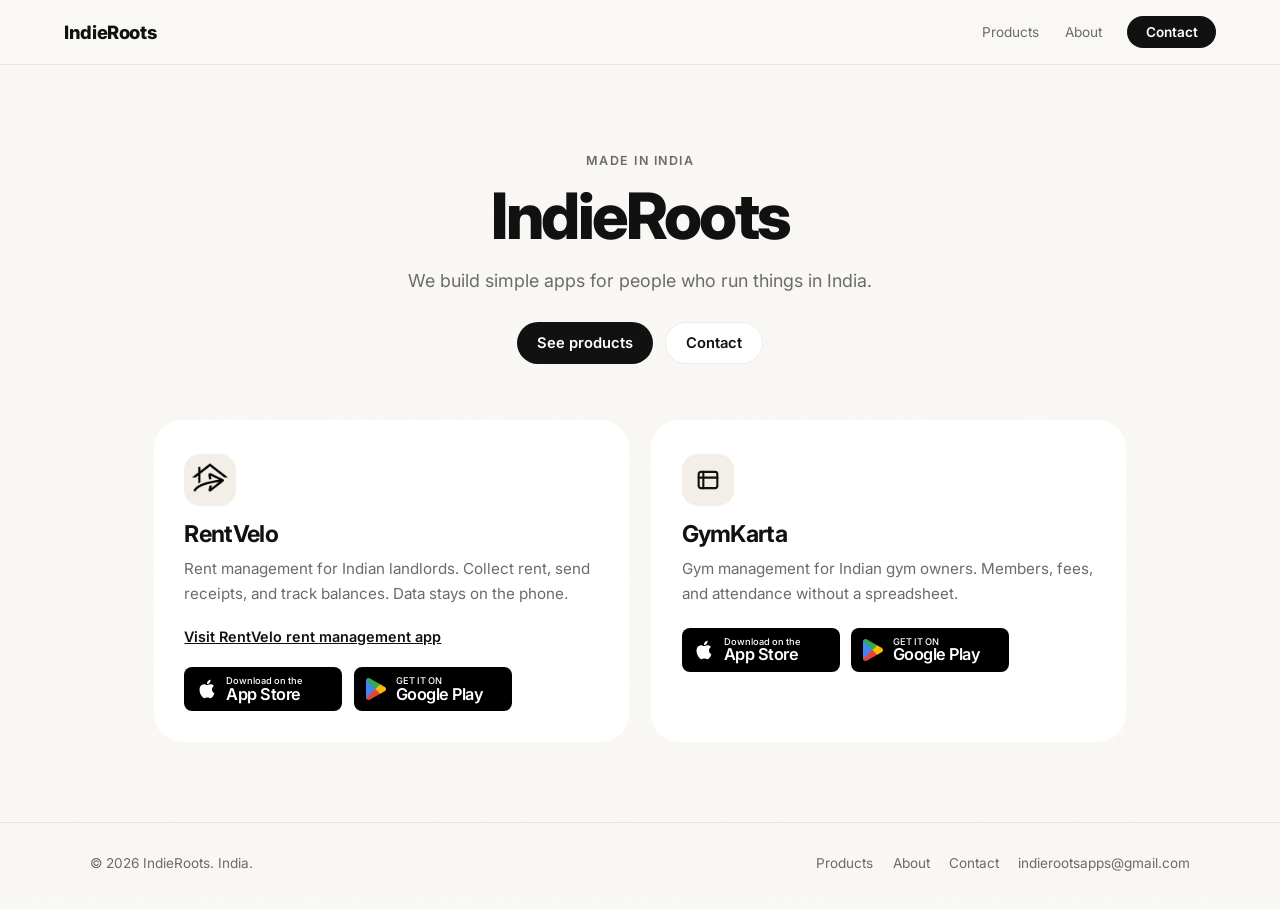
<file: index.html>
<!DOCTYPE html>
<html lang="en">
<head>
  <meta charset="UTF-8" />
  <meta name="viewport" content="width=device-width, initial-scale=1.0" />
  <title>IndieRoots — Simple apps for people who run things in India</title>
  <meta name="description" content="IndieRoots builds focused apps for Indian operators. RentVelo for landlords. GymKarta for gym owners. Made in India." />
  <link rel="canonical" href="https://indieroots.in/" />
  <meta property="og:type" content="website" />
  <meta property="og:site_name" content="IndieRoots" />
  <meta property="og:title" content="IndieRoots — Simple apps for people who run things in India" />
  <meta property="og:description" content="IndieRoots builds focused apps for Indian operators. RentVelo for landlords. GymKarta for gym owners." />
  <meta property="og:url" content="https://indieroots.in/" />
  <meta property="og:image" content="https://indieroots.in/assets/og.png" />
  <meta name="twitter:card" content="summary_large_image" />
  <meta name="twitter:title" content="IndieRoots — Simple apps for people who run things in India" />
  <meta name="twitter:description" content="RentVelo for landlords. GymKarta for gym owners. Built in India." />
  <meta name="twitter:image" content="https://indieroots.in/assets/og.png" />
  <!-- After Search Console setup, paste the verification token: -->
  <!-- <meta name="google-site-verification" content="PASTE_TOKEN_HERE" /> -->
  <link rel="icon" href="/assets/rentvelo-logo.png" />
  <link href="https://fonts.googleapis.com/css2?family=Inter:wght@400;500;600;700;800&display=swap" rel="stylesheet" />
  <link rel="stylesheet" href="/css/site.css" />
  <script type="application/ld+json">
  {
    "@context": "https://schema.org",
    "@graph": [
      {
        "@type": "Organization",
        "@id": "https://indieroots.in/#org",
        "name": "IndieRoots",
        "url": "https://indieroots.in/",
        "email": "indierootsapps@gmail.com",
        "areaServed": { "@type": "Country", "name": "India" },
        "description": "IndieRoots builds simple apps for people who run things in India.",
        "makesOffer": [
          {
            "@type": "Offer",
            "itemOffered": {
              "@type": "SoftwareApplication",
              "name": "RentVelo",
              "url": "https://rentvelo.indieroots.in/",
              "applicationCategory": "BusinessApplication",
              "operatingSystem": "iOS, Android"
            }
          },
          {
            "@type": "Offer",
            "itemOffered": {
              "@type": "SoftwareApplication",
              "name": "GymKarta",
              "url": "https://indieroots.in/products/",
              "applicationCategory": "BusinessApplication",
              "operatingSystem": "iOS, Android"
            }
          }
        ]
      },
      {
        "@type": "WebSite",
        "name": "IndieRoots",
        "url": "https://indieroots.in/",
        "publisher": { "@id": "https://indieroots.in/#org" }
      }
    ]
  }
  </script>
</head>
<body>
  <nav>
    <a class="nav-brand" href="/">IndieRoots</a>
    <div class="nav-links">
      <a href="/products/">Products</a>
      <a href="/about/">About</a>
      <a href="/contact/" class="nav-cta">Contact</a>
    </div>
    <button class="hamburger" type="button" aria-label="Open menu"><span></span><span></span><span></span></button>
  </nav>
  <div class="mobile-menu" id="mobileMenu">
    <a href="/products/">Products</a>
    <a href="/about/">About</a>
    <a href="/contact/">Contact</a>
  </div>

  <main>
    <div class="wrap">
      <section class="hero">
        <div class="eyebrow">Made in India</div>
        <h1>IndieRoots</h1>
        <p class="lede">We build simple apps for people who run things in India.</p>
        <div class="hero-actions">
          <a class="btn btn-dark" href="/products/">See products</a>
          <a class="btn btn-ghost" href="/contact/">Contact</a>
        </div>
      </section>

      <section class="product-grid">
        <article class="product-card">
          <div class="product-mark"><img src="/assets/rentvelo-logo.png" alt="" /></div>
          <h2>RentVelo</h2>
          <p>Rent management for Indian landlords. Collect rent, send receipts, and track balances. Data stays on the phone.</p>
          <div class="card-links">
            <a class="text-link" href="https://rentvelo.indieroots.in/">Visit RentVelo rent management app</a>
          </div>
          <div class="card-links">
            <a class="btn-store" href="https://apps.apple.com/in/app/rentvelo-property-manager/id6761322535" aria-label="Download RentVelo on the App Store">
              <svg class="store-icon" viewBox="0 0 24 24" fill="currentColor"><path d="M18.71 19.5c-.83 1.24-1.71 2.45-3.05 2.47-1.34.03-1.77-.79-3.29-.79-1.53 0-2 .77-3.27.82-1.31.05-2.3-1.32-3.14-2.53C4.25 17 2.94 12.45 4.7 9.39c.87-1.52 2.43-2.48 4.12-2.51 1.28-.02 2.5.87 3.29.87.78 0 2.26-1.07 3.8-.91.65.03 2.47.26 3.64 1.98-.09.06-2.17 1.28-2.15 3.81.03 3.02 2.65 4.03 2.68 4.04-.03.07-.42 1.44-1.38 2.83M13 3.5c.73-.83 1.94-1.46 2.94-1.5.13 1.17-.34 2.35-1.04 3.19-.69.85-1.83 1.51-2.95 1.42-.15-1.15.41-2.35 1.05-3.11z"/></svg>
              <span class="btn-store-copy"><small>Download on the</small><strong>App Store</strong></span>
            </a>
            <a class="btn-store" href="https://play.google.com/store/apps/details?id=com.indieroots.rentVelo" aria-label="Get RentVelo on Google Play">
              <img class="store-icon" src="/assets/googlePlay.png" alt="" />
              <span class="btn-store-copy"><small>GET IT ON</small><strong>Google Play</strong></span>
            </a>
          </div>
        </article>

        <article class="product-card">
          <div class="product-mark">
            <svg viewBox="0 0 24 24" fill="none" stroke="#111" stroke-width="1.8" stroke-linecap="round"><rect x="4" y="5" width="16" height="14" rx="2"/><path d="M8 5v14M4 10h16"/></svg>
          </div>
          <h2>GymKarta</h2>
          <p>Gym management for Indian gym owners. Members, fees, and attendance without a spreadsheet.</p>
          <div class="card-links">
            <a class="btn-store" href="#" data-gymkarta-store="appStore" aria-label="Download GymKarta on the App Store">
              <svg class="store-icon" viewBox="0 0 24 24" fill="currentColor"><path d="M18.71 19.5c-.83 1.24-1.71 2.45-3.05 2.47-1.34.03-1.77-.79-3.29-.79-1.53 0-2 .77-3.27.82-1.31.05-2.3-1.32-3.14-2.53C4.25 17 2.94 12.45 4.7 9.39c.87-1.52 2.43-2.48 4.12-2.51 1.28-.02 2.5.87 3.29.87.78 0 2.26-1.07 3.8-.91.65.03 2.47.26 3.64 1.98-.09.06-2.17 1.28-2.15 3.81.03 3.02 2.65 4.03 2.68 4.04-.03.07-.42 1.44-1.38 2.83M13 3.5c.73-.83 1.94-1.46 2.94-1.5.13 1.17-.34 2.35-1.04 3.19-.69.85-1.83 1.51-2.95 1.42-.15-1.15.41-2.35 1.05-3.11z"/></svg>
              <span class="btn-store-copy"><small>Download on the</small><strong>App Store</strong></span>
            </a>
            <a class="btn-store" href="#" data-gymkarta-store="playStore" aria-label="Get GymKarta on Google Play">
              <img class="store-icon" src="/assets/googlePlay.png" alt="" />
              <span class="btn-store-copy"><small>GET IT ON</small><strong>Google Play</strong></span>
            </a>
          </div>
        </article>
      </section>
    </div>
  </main>

  <footer>
    <div class="footer-inner">
      <p>© 2026 IndieRoots. India.</p>
      <div class="footer-links">
        <a href="/products/">Products</a>
        <a href="/about/">About</a>
        <a href="/contact/">Contact</a>
        <a href="mailto:indierootsapps@gmail.com">indierootsapps@gmail.com</a>
      </div>
    </div>
  </footer>
  <script src="/js/config.js"></script>
  <script src="/js/site.js"></script>
</body>
</html>
</file>
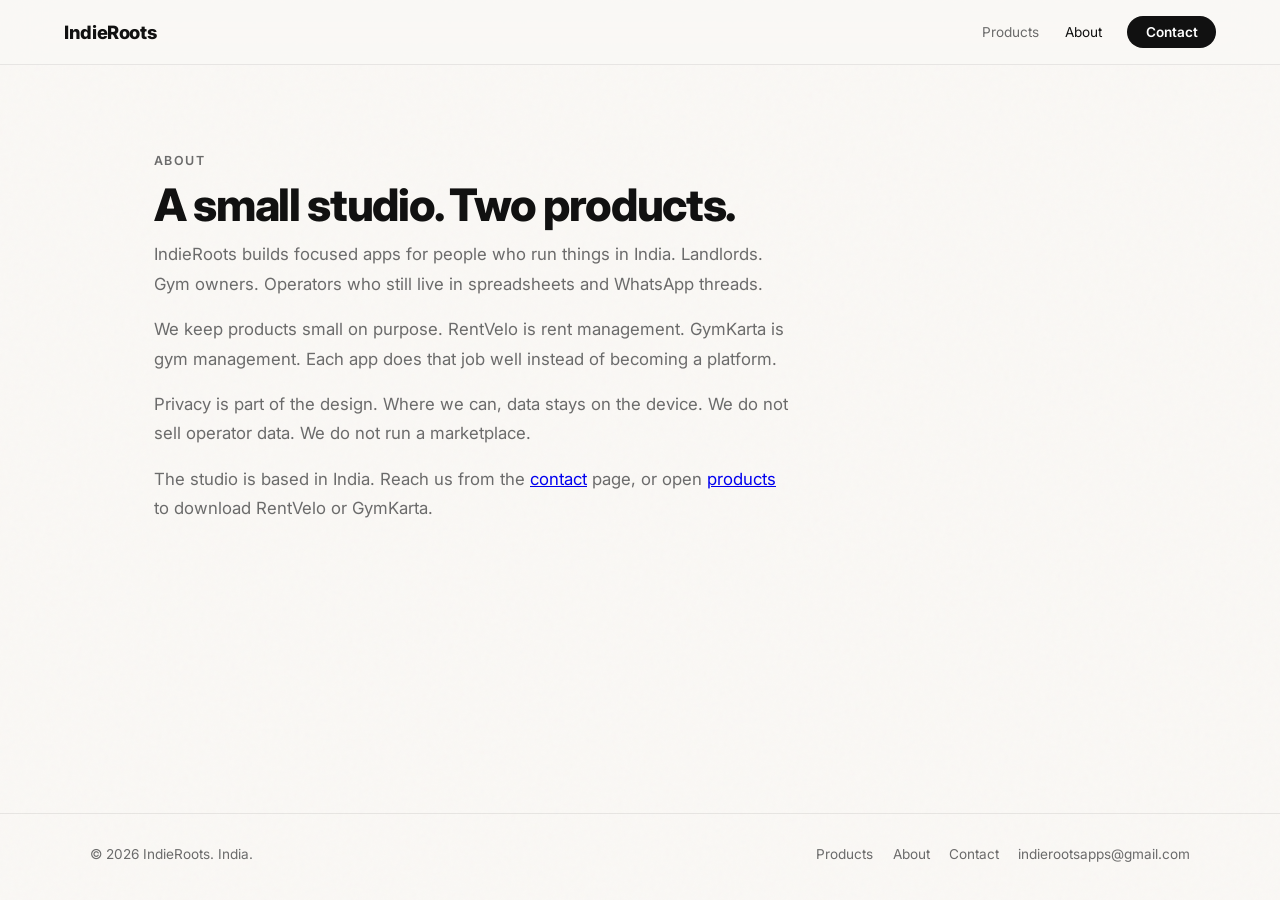
<file: about/index.html>
<!DOCTYPE html>
<html lang="en">
<head>
  <meta charset="UTF-8" />
  <meta name="viewport" content="width=device-width, initial-scale=1.0" />
  <title>About IndieRoots — Apps for Indian operators</title>
  <meta name="description" content="IndieRoots is a small studio in India. We ship focused apps: RentVelo for landlords and GymKarta for gym owners. Simple tools, private by default." />
  <link rel="canonical" href="https://indieroots.in/about/" />
  <meta property="og:type" content="website" />
  <meta property="og:title" content="About IndieRoots — Apps for Indian operators" />
  <meta property="og:description" content="A small studio in India. RentVelo for landlords. GymKarta for gym owners." />
  <meta property="og:url" content="https://indieroots.in/about/" />
  <meta property="og:image" content="https://indieroots.in/assets/og.png" />
  <meta name="twitter:card" content="summary_large_image" />
  <link rel="icon" href="/assets/rentvelo-logo.png" />
  <link href="https://fonts.googleapis.com/css2?family=Inter:wght@400;500;600;700;800&display=swap" rel="stylesheet" />
  <link rel="stylesheet" href="/css/site.css" />
  <script type="application/ld+json">
  {
    "@context": "https://schema.org",
    "@type": "AboutPage",
    "name": "About IndieRoots",
    "url": "https://indieroots.in/about/",
    "mainEntity": {
      "@type": "Organization",
      "name": "IndieRoots",
      "url": "https://indieroots.in/",
      "email": "indierootsapps@gmail.com",
      "areaServed": { "@type": "Country", "name": "India" },
      "description": "IndieRoots builds focused, local-first apps for Indian operators."
    }
  }
  </script>
</head>
<body>
  <nav>
    <a class="nav-brand" href="/">IndieRoots</a>
    <div class="nav-links">
      <a href="/products/">Products</a>
      <a class="is-active" href="/about/">About</a>
      <a href="/contact/" class="nav-cta">Contact</a>
    </div>
    <button class="hamburger" type="button" aria-label="Open menu"><span></span><span></span><span></span></button>
  </nav>
  <div class="mobile-menu" id="mobileMenu">
    <a href="/products/">Products</a>
    <a href="/about/">About</a>
    <a href="/contact/">Contact</a>
  </div>

  <main>
    <div class="wrap">
      <div class="eyebrow">About</div>
      <h1 class="page-title">A small studio. Two products.</h1>
      <div class="stack">
        <p class="prose">IndieRoots builds focused apps for people who run things in India. Landlords. Gym owners. Operators who still live in spreadsheets and WhatsApp threads.</p>
        <p class="prose">We keep products small on purpose. RentVelo is rent management. GymKarta is gym management. Each app does that job well instead of becoming a platform.</p>
        <p class="prose">Privacy is part of the design. Where we can, data stays on the device. We do not sell operator data. We do not run a marketplace.</p>
        <p class="prose">The studio is based in India. Reach us from the <a href="/contact/">contact</a> page, or open <a href="/products/">products</a> to download RentVelo or GymKarta.</p>
      </div>
    </div>
  </main>

  <footer>
    <div class="footer-inner">
      <p>© 2026 IndieRoots. India.</p>
      <div class="footer-links">
        <a href="/products/">Products</a>
        <a href="/about/">About</a>
        <a href="/contact/">Contact</a>
        <a href="mailto:indierootsapps@gmail.com">indierootsapps@gmail.com</a>
      </div>
    </div>
  </footer>
  <script src="/js/config.js"></script>
  <script src="/js/site.js"></script>
</body>
</html>
</file>
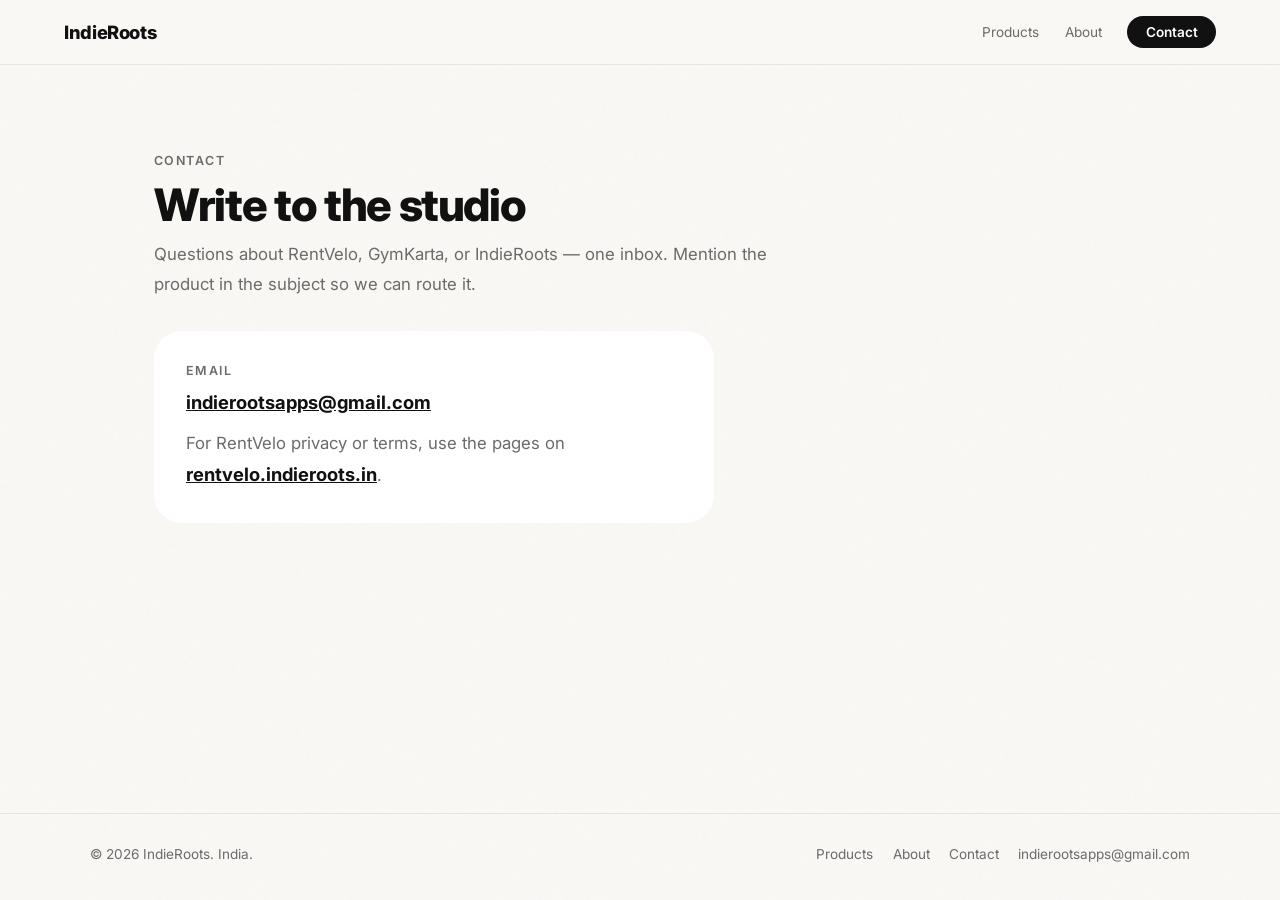
<file: contact/index.html>
<!DOCTYPE html>
<html lang="en">
<head>
  <meta charset="UTF-8" />
  <meta name="viewport" content="width=device-width, initial-scale=1.0" />
  <title>Contact IndieRoots</title>
  <meta name="description" content="Contact IndieRoots about RentVelo, GymKarta, or the studio. Email indierootsapps@gmail.com." />
  <link rel="canonical" href="https://indieroots.in/contact/" />
  <meta property="og:type" content="website" />
  <meta property="og:title" content="Contact IndieRoots" />
  <meta property="og:description" content="Email IndieRoots about RentVelo, GymKarta, or the studio." />
  <meta property="og:url" content="https://indieroots.in/contact/" />
  <meta property="og:image" content="https://indieroots.in/assets/og.png" />
  <meta name="twitter:card" content="summary_large_image" />
  <link rel="icon" href="/assets/rentvelo-logo.png" />
  <link href="https://fonts.googleapis.com/css2?family=Inter:wght@400;500;600;700;800&display=swap" rel="stylesheet" />
  <link rel="stylesheet" href="/css/site.css" />
  <script type="application/ld+json">
  {
    "@context": "https://schema.org",
    "@type": "ContactPage",
    "name": "Contact IndieRoots",
    "url": "https://indieroots.in/contact/",
    "mainEntity": {
      "@type": "Organization",
      "name": "IndieRoots",
      "email": "indierootsapps@gmail.com",
      "url": "https://indieroots.in/",
      "areaServed": { "@type": "Country", "name": "India" }
    }
  }
  </script>
</head>
<body>
  <nav>
    <a class="nav-brand" href="/">IndieRoots</a>
    <div class="nav-links">
      <a href="/products/">Products</a>
      <a href="/about/">About</a>
      <a href="/contact/" class="nav-cta">Contact</a>
    </div>
    <button class="hamburger" type="button" aria-label="Open menu"><span></span><span></span><span></span></button>
  </nav>
  <div class="mobile-menu" id="mobileMenu">
    <a href="/products/">Products</a>
    <a href="/about/">About</a>
    <a href="/contact/">Contact</a>
  </div>

  <main>
    <div class="wrap">
      <div class="eyebrow">Contact</div>
      <h1 class="page-title">Write to the studio</h1>
      <p class="prose">Questions about RentVelo, GymKarta, or IndieRoots — one inbox. Mention the product in the subject so we can route it.</p>
      <div class="contact-card">
        <p class="eyebrow">Email</p>
        <a href="mailto:indierootsapps@gmail.com">indierootsapps@gmail.com</a>
        <p class="prose" style="margin-top:1rem">For RentVelo privacy or terms, use the pages on <a href="https://rentvelo.indieroots.in/privacy-policy/">rentvelo.indieroots.in</a>.</p>
      </div>
    </div>
  </main>

  <footer>
    <div class="footer-inner">
      <p>© 2026 IndieRoots. India.</p>
      <div class="footer-links">
        <a href="/products/">Products</a>
        <a href="/about/">About</a>
        <a href="/contact/">Contact</a>
        <a href="mailto:indierootsapps@gmail.com">indierootsapps@gmail.com</a>
      </div>
    </div>
  </footer>
  <script src="/js/config.js"></script>
  <script src="/js/site.js"></script>
</body>
</html>
</file>
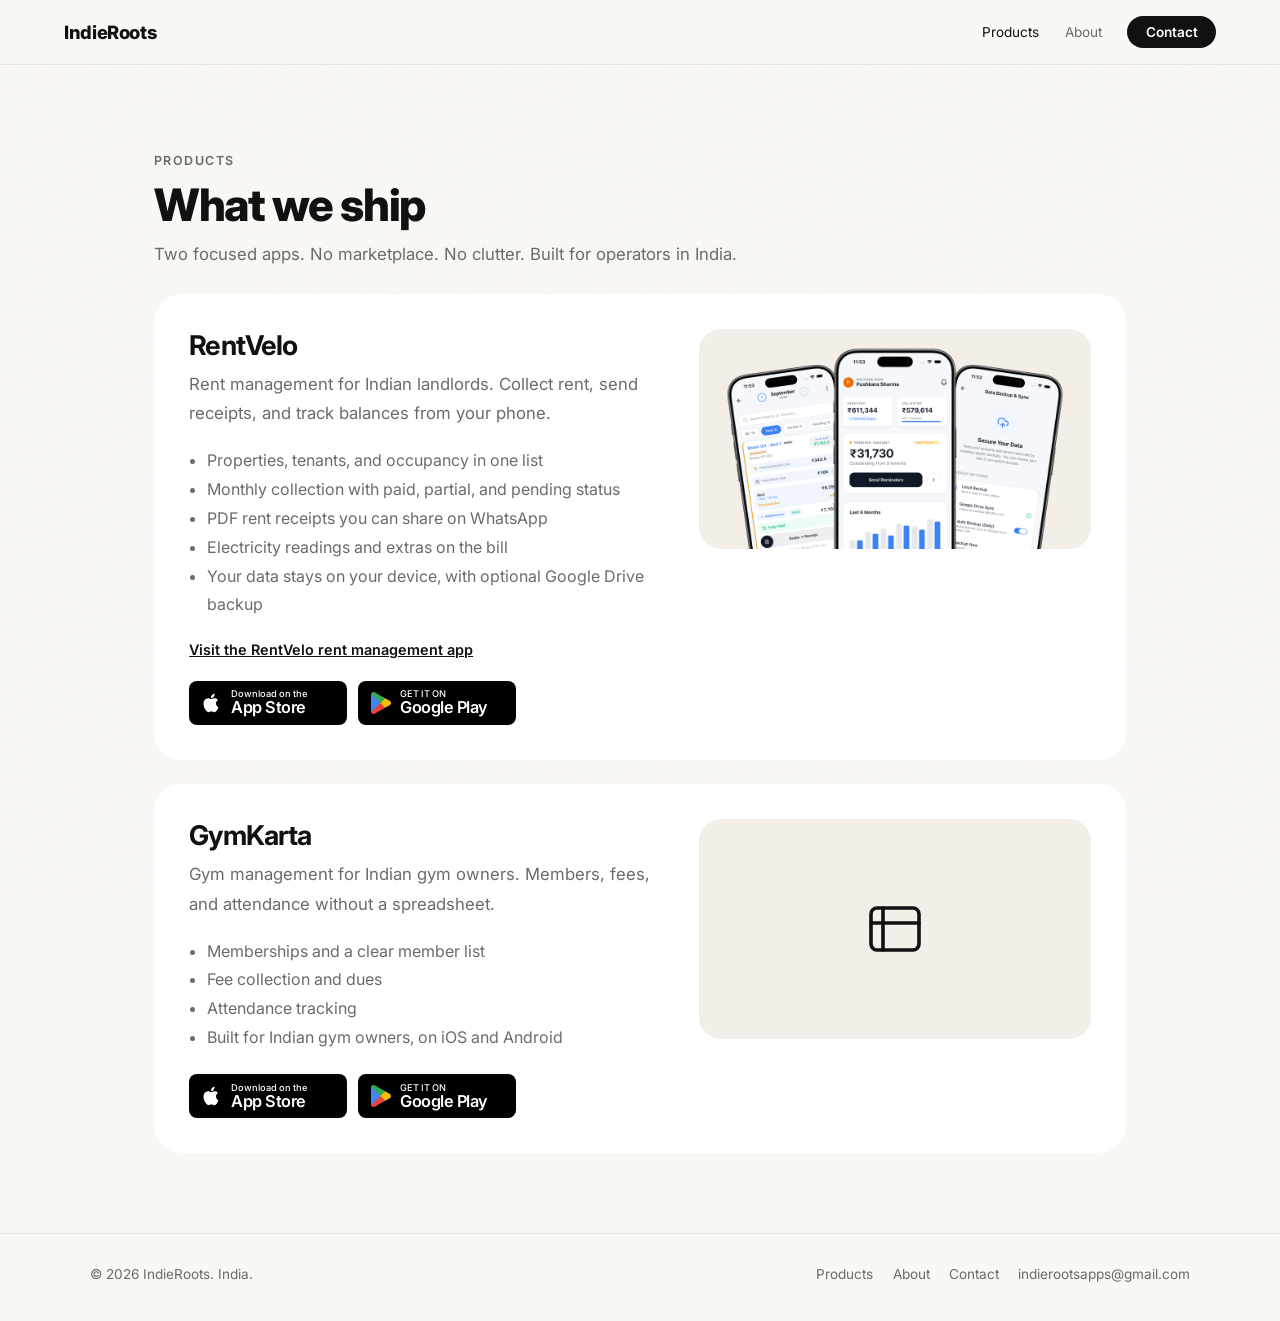
<file: products/index.html>
<!DOCTYPE html>
<html lang="en">
<head>
  <meta charset="UTF-8" />
  <meta name="viewport" content="width=device-width, initial-scale=1.0" />
  <title>Products — RentVelo and GymKarta | IndieRoots</title>
  <meta name="description" content="Apps from IndieRoots: RentVelo, a rent management app for Indian landlords, and GymKarta, gym management for Indian gym owners. iOS and Android." />
  <link rel="canonical" href="https://indieroots.in/products/" />
  <meta property="og:type" content="website" />
  <meta property="og:title" content="Products — RentVelo and GymKarta | IndieRoots" />
  <meta property="og:description" content="RentVelo for Indian landlords. GymKarta for Indian gym owners. Both on iOS and Android." />
  <meta property="og:url" content="https://indieroots.in/products/" />
  <meta property="og:image" content="https://indieroots.in/assets/og.png" />
  <meta name="twitter:card" content="summary_large_image" />
  <link rel="icon" href="/assets/rentvelo-logo.png" />
  <link href="https://fonts.googleapis.com/css2?family=Inter:wght@400;500;600;700;800&display=swap" rel="stylesheet" />
  <link rel="stylesheet" href="/css/site.css" />
  <script type="application/ld+json">
  {
    "@context": "https://schema.org",
    "@graph": [
      {
        "@type": "Organization",
        "@id": "https://indieroots.in/#org",
        "name": "IndieRoots",
        "url": "https://indieroots.in/",
        "email": "indierootsapps@gmail.com",
        "areaServed": { "@type": "Country", "name": "India" }
      },
      {
        "@type": "SoftwareApplication",
        "name": "RentVelo",
        "url": "https://rentvelo.indieroots.in/",
        "applicationCategory": "BusinessApplication",
        "operatingSystem": "iOS, Android",
        "offers": { "@type": "Offer", "price": "0", "priceCurrency": "INR" },
        "description": "Rent management app for Indian landlords. Collect rent, send receipts, and track balances locally on the phone.",
        "publisher": { "@id": "https://indieroots.in/#org" }
      },
      {
        "@type": "SoftwareApplication",
        "name": "GymKarta",
        "url": "https://indieroots.in/products/",
        "applicationCategory": "BusinessApplication",
        "operatingSystem": "iOS, Android",
        "offers": { "@type": "Offer", "price": "0", "priceCurrency": "INR" },
        "description": "Gym management app for Indian gym owners. Members, fees, and attendance without a spreadsheet.",
        "publisher": { "@id": "https://indieroots.in/#org" }
      }
    ]
  }
  </script>
</head>
<body>
  <nav>
    <a class="nav-brand" href="/">IndieRoots</a>
    <div class="nav-links">
      <a class="is-active" href="/products/">Products</a>
      <a href="/about/">About</a>
      <a href="/contact/" class="nav-cta">Contact</a>
    </div>
    <button class="hamburger" type="button" aria-label="Open menu"><span></span><span></span><span></span></button>
  </nav>
  <div class="mobile-menu" id="mobileMenu">
    <a href="/products/">Products</a>
    <a href="/about/">About</a>
    <a href="/contact/">Contact</a>
  </div>

  <main>
    <div class="wrap">
      <div class="eyebrow">Products</div>
      <h1 class="page-title">What we ship</h1>
      <p class="prose">Two focused apps. No marketplace. No clutter. Built for operators in India.</p>

      <article class="product-detail">
        <div>
          <h2>RentVelo</h2>
          <p class="prose">Rent management for Indian landlords. Collect rent, send receipts, and track balances from your phone.</p>
          <ul class="bullets">
            <li>Properties, tenants, and occupancy in one list</li>
            <li>Monthly collection with paid, partial, and pending status</li>
            <li>PDF rent receipts you can share on WhatsApp</li>
            <li>Electricity readings and extras on the bill</li>
            <li>Your data stays on your device, with optional Google Drive backup</li>
          </ul>
          <div class="card-links">
            <a class="text-link" href="https://rentvelo.indieroots.in/">Visit the RentVelo rent management app</a>
          </div>
          <div class="card-links">
            <a class="btn-store" href="https://apps.apple.com/in/app/rentvelo-property-manager/id6761322535" aria-label="Download RentVelo on the App Store">
              <svg class="store-icon" viewBox="0 0 24 24" fill="currentColor"><path d="M18.71 19.5c-.83 1.24-1.71 2.45-3.05 2.47-1.34.03-1.77-.79-3.29-.79-1.53 0-2 .77-3.27.82-1.31.05-2.3-1.32-3.14-2.53C4.25 17 2.94 12.45 4.7 9.39c.87-1.52 2.43-2.48 4.12-2.51 1.28-.02 2.5.87 3.29.87.78 0 2.26-1.07 3.8-.91.65.03 2.47.26 3.64 1.98-.09.06-2.17 1.28-2.15 3.81.03 3.02 2.65 4.03 2.68 4.04-.03.07-.42 1.44-1.38 2.83M13 3.5c.73-.83 1.94-1.46 2.94-1.5.13 1.17-.34 2.35-1.04 3.19-.69.85-1.83 1.51-2.95 1.42-.15-1.15.41-2.35 1.05-3.11z"/></svg>
              <span class="btn-store-copy"><small>Download on the</small><strong>App Store</strong></span>
            </a>
            <a class="btn-store" href="https://play.google.com/store/apps/details?id=com.indieroots.rentVelo" aria-label="Get RentVelo on Google Play">
              <img class="store-icon" src="/assets/googlePlay.png" alt="" />
              <span class="btn-store-copy"><small>GET IT ON</small><strong>Google Play</strong></span>
            </a>
          </div>
        </div>
        <div class="product-mark" style="width:100%;height:220px;border-radius:22px">
          <img src="/assets/og.png" alt="RentVelo on iPhone" style="width:100%;height:100%;object-fit:cover" />
        </div>
      </article>

      <article class="product-detail">
        <div>
          <h2>GymKarta</h2>
          <p class="prose">Gym management for Indian gym owners. Members, fees, and attendance without a spreadsheet.</p>
          <ul class="bullets">
            <li>Memberships and a clear member list</li>
            <li>Fee collection and dues</li>
            <li>Attendance tracking</li>
            <li>Built for Indian gym owners, on iOS and Android</li>
          </ul>
          <div class="card-links">
            <a class="btn-store" href="https://apps.apple.com/in/app/gymkarta-gym-management/id6761456834" data-gymkarta-store="appStore" aria-label="Download GymKarta on the App Store">
              <svg class="store-icon" viewBox="0 0 24 24" fill="currentColor"><path d="M18.71 19.5c-.83 1.24-1.71 2.45-3.05 2.47-1.34.03-1.77-.79-3.29-.79-1.53 0-2 .77-3.27.82-1.31.05-2.3-1.32-3.14-2.53C4.25 17 2.94 12.45 4.7 9.39c.87-1.52 2.43-2.48 4.12-2.51 1.28-.02 2.5.87 3.29.87.78 0 2.26-1.07 3.8-.91.65.03 2.47.26 3.64 1.98-.09.06-2.17 1.28-2.15 3.81.03 3.02 2.65 4.03 2.68 4.04-.03.07-.42 1.44-1.38 2.83M13 3.5c.73-.83 1.94-1.46 2.94-1.5.13 1.17-.34 2.35-1.04 3.19-.69.85-1.83 1.51-2.95 1.42-.15-1.15.41-2.35 1.05-3.11z"/></svg>
              <span class="btn-store-copy"><small>Download on the</small><strong>App Store</strong></span>
            </a>
            <a class="btn-store" href="https://play.google.com/store/apps/details?id=com.indieroots.gymetric" data-gymkarta-store="playStore" aria-label="Get GymKarta on Google Play">
              <img class="store-icon" src="/assets/googlePlay.png" alt="" />
              <span class="btn-store-copy"><small>GET IT ON</small><strong>Google Play</strong></span>
            </a>
          </div>
        </div>
        <div class="product-mark" style="width:100%;height:220px;border-radius:22px">
          <svg viewBox="0 0 24 24" fill="none" stroke="#111" stroke-width="1.2" stroke-linecap="round" style="width:72px;height:72px"><rect x="4" y="5" width="16" height="14" rx="2"/><path d="M8 5v14M4 10h16"/></svg>
        </div>
      </article>
    </div>
  </main>

  <footer>
    <div class="footer-inner">
      <p>© 2026 IndieRoots. India.</p>
      <div class="footer-links">
        <a href="/products/">Products</a>
        <a href="/about/">About</a>
        <a href="/contact/">Contact</a>
        <a href="mailto:indierootsapps@gmail.com">indierootsapps@gmail.com</a>
      </div>
    </div>
  </footer>
  <script src="/js/config.js"></script>
  <script src="/js/site.js"></script>
</body>
</html>
</file>
<file: css/site.css>
*,
*::before,
*::after {
  box-sizing: border-box;
  margin: 0;
  padding: 0
}

:root {
  --bg: #FAF8F5;
  --surface: #FFFFFF;
  --surface2: #F3EFE8;
  --text: #111111;
  --muted: #6B6B6B;
  --accent: #111111;
  --border: rgba(17, 17, 17, 0.08);
  --max: 1100px
}

html {
  scroll-behavior: smooth
}

body {
  background: var(--bg);
  color: var(--text);
  font-family: Inter, system-ui, sans-serif;
  min-height: 100vh;
  display: flex;
  flex-direction: column
}

body::before {
  content: "";
  position: fixed;
  inset: 0;
  opacity: .025;
  background-image: url("data:image/svg+xml,%3Csvg viewBox='0 0 200 200' xmlns='http://www.w3.org/2000/svg'%3E%3Cfilter id='n'%3E%3CfeTurbulence type='fractalNoise' baseFrequency='0.85' numOctaves='4' stitchTiles='stitch'/%3E%3C/filter%3E%3Crect width='100%25' height='100%25' filter='url(%23n)'/%3E%3C/svg%3E");
  pointer-events: none;
  z-index: 0
}

nav, main, footer {
  position: relative;
  z-index: 1
}

nav {
  position: sticky;
  top: 0;
  z-index: 200;
  display: flex;
  align-items: center;
  justify-content: space-between;
  padding: 1rem 5%;
  background: rgba(250, 248, 245, 0.86);
  backdrop-filter: blur(20px);
  border-bottom: 1px solid var(--border)
}

.nav-brand {
  font-weight: 800;
  font-size: 1.15rem;
  letter-spacing: -.02em;
  color: var(--text);
  text-decoration: none
}

.nav-links {
  display: flex;
  gap: 1.6rem;
  align-items: center
}

.nav-links a {
  color: var(--muted);
  text-decoration: none;
  font-size: .85rem
}

.nav-links a:hover,
.nav-links a.is-active {
  color: var(--text)
}

.nav-cta {
  background: #111 !important;
  color: #fff !important;
  padding: .5rem 1.15rem !important;
  border-radius: 999px !important;
  font-weight: 600 !important
}

.hamburger {
  display: none;
  flex-direction: column;
  gap: 5px;
  cursor: pointer;
  padding: 4px;
  background: none;
  border: 0
}

.hamburger span {
  width: 22px;
  height: 2px;
  background: var(--muted);
  border-radius: 2px
}

.mobile-menu {
  display: none;
  position: sticky;
  top: 57px;
  z-index: 199;
  background: #faf8f5;
  padding: 1rem 5% 1.4rem;
  flex-direction: column;
  gap: 1rem;
  border-bottom: 1px solid var(--border)
}

.mobile-menu.open {
  display: flex
}

.mobile-menu a {
  color: var(--muted);
  text-decoration: none
}

main {
  flex: 1
}

.wrap {
  max-width: var(--max);
  margin: 0 auto;
  padding: 5.5rem 5% 5rem
}

.hero {
  text-align: center;
  max-width: 720px;
  margin: 0 auto 3.5rem
}

.eyebrow {
  color: var(--muted);
  font-size: .78rem;
  letter-spacing: .12em;
  text-transform: uppercase;
  font-weight: 600;
  margin-bottom: .8rem
}

h1 {
  font-size: clamp(2.4rem, 6vw, 4rem);
  font-weight: 800;
  letter-spacing: -.04em;
  line-height: 1.08
}

.lede {
  color: var(--muted);
  font-size: 1.12rem;
  line-height: 1.7;
  margin-top: 1rem
}

.hero-actions {
  display: flex;
  gap: .75rem;
  justify-content: center;
  flex-wrap: wrap;
  margin-top: 1.6rem
}

.btn {
  display: inline-flex;
  align-items: center;
  justify-content: center;
  text-decoration: none;
  border-radius: 999px;
  padding: .7rem 1.25rem;
  font-weight: 600;
  font-size: .92rem
}

.btn-dark {
  background: #111;
  color: #fff
}

.btn-ghost {
  background: #fff;
  color: var(--text);
  border: 1px solid var(--border)
}

.product-grid {
  display: grid;
  grid-template-columns: 1fr 1fr;
  gap: 1.4rem
}

.product-card {
  background: #fff;
  border-radius: 28px;
  padding: 2.1rem 1.9rem 1.9rem;
  text-align: left
}

.product-card h2 {
  font-size: 1.45rem;
  letter-spacing: -.03em;
  margin: .9rem 0 .45rem
}

.product-card p {
  color: var(--muted);
  line-height: 1.65;
  font-size: .95rem
}

.product-mark {
  width: 52px;
  height: 52px;
  border-radius: 16px;
  background: var(--surface2);
  display: grid;
  place-items: center;
  overflow: hidden
}

.product-mark img,
.product-mark svg {
  width: 28px;
  height: 28px
}

.product-mark img {
  width: 100%;
  height: 100%;
  object-fit: cover
}

.card-links {
  display: flex;
  flex-wrap: wrap;
  gap: .7rem;
  margin-top: 1.4rem;
  align-items: center
}

.btn-store {
  display: inline-flex;
  align-items: center;
  gap: .55rem;
  text-decoration: none;
  padding: .4rem .95rem .4rem .7rem;
  border-radius: 8px;
  background: #000;
  color: #fff;
  height: 44px;
  min-width: 158px;
  font-family: Inter, system-ui, sans-serif
}

.store-icon {
  width: 22px;
  height: 22px;
  object-fit: contain;
  display: block;
  flex-shrink: 0
}

.btn-store-copy {
  display: flex;
  flex-direction: column;
  align-items: flex-start;
  line-height: 1.05
}

.btn-store-copy small {
  font-size: .58rem;
  font-weight: 500
}

.btn-store-copy strong {
  font-size: 1.02rem;
  font-weight: 600;
  letter-spacing: -.03em
}

.text-link {
  color: var(--text);
  font-weight: 600;
  font-size: .9rem
}

.page-title {
  font-size: clamp(2rem, 4vw, 2.8rem);
  letter-spacing: -.03em;
  margin-bottom: .7rem
}

.prose {
  color: var(--muted);
  font-size: 1.05rem;
  line-height: 1.75;
  max-width: 640px
}

.prose + .prose,
.stack p + p {
  margin-top: 1rem
}

.product-detail {
  display: grid;
  grid-template-columns: 1.1fr .9fr;
  gap: 2rem;
  align-items: start;
  background: #fff;
  border-radius: 28px;
  padding: 2.2rem;
  margin-top: 1.5rem
}

.product-detail h2 {
  font-size: 1.7rem;
  letter-spacing: -.03em;
  margin-bottom: .5rem
}

.bullets {
  margin: 1.1rem 0 1.4rem;
  padding-left: 1.1rem;
  color: var(--muted);
  line-height: 1.8
}

.note {
  font-size: .82rem;
  color: var(--muted);
  margin-top: .6rem
}

.contact-card {
  background: #fff;
  border-radius: 28px;
  padding: 2rem;
  margin-top: 2rem;
  max-width: 560px
}

.contact-card a {
  color: var(--text);
  font-weight: 700;
  font-size: 1.15rem
}

footer {
  border-top: 1px solid var(--border);
  padding: 2rem 5% 2.4rem
}

.footer-inner {
  max-width: var(--max);
  margin: 0 auto;
  display: flex;
  justify-content: space-between;
  gap: 1.5rem;
  flex-wrap: wrap;
  color: var(--muted);
  font-size: .85rem
}

.footer-links {
  display: flex;
  gap: 1.2rem;
  flex-wrap: wrap
}

.footer-links a {
  color: var(--muted);
  text-decoration: none
}

.footer-links a:hover {
  color: var(--text)
}

@media (max-width: 800px) {
  .product-grid,
  .product-detail {
    grid-template-columns: 1fr
  }

  .nav-links {
    display: none
  }

  .hamburger {
    display: flex
  }
}
</file>
